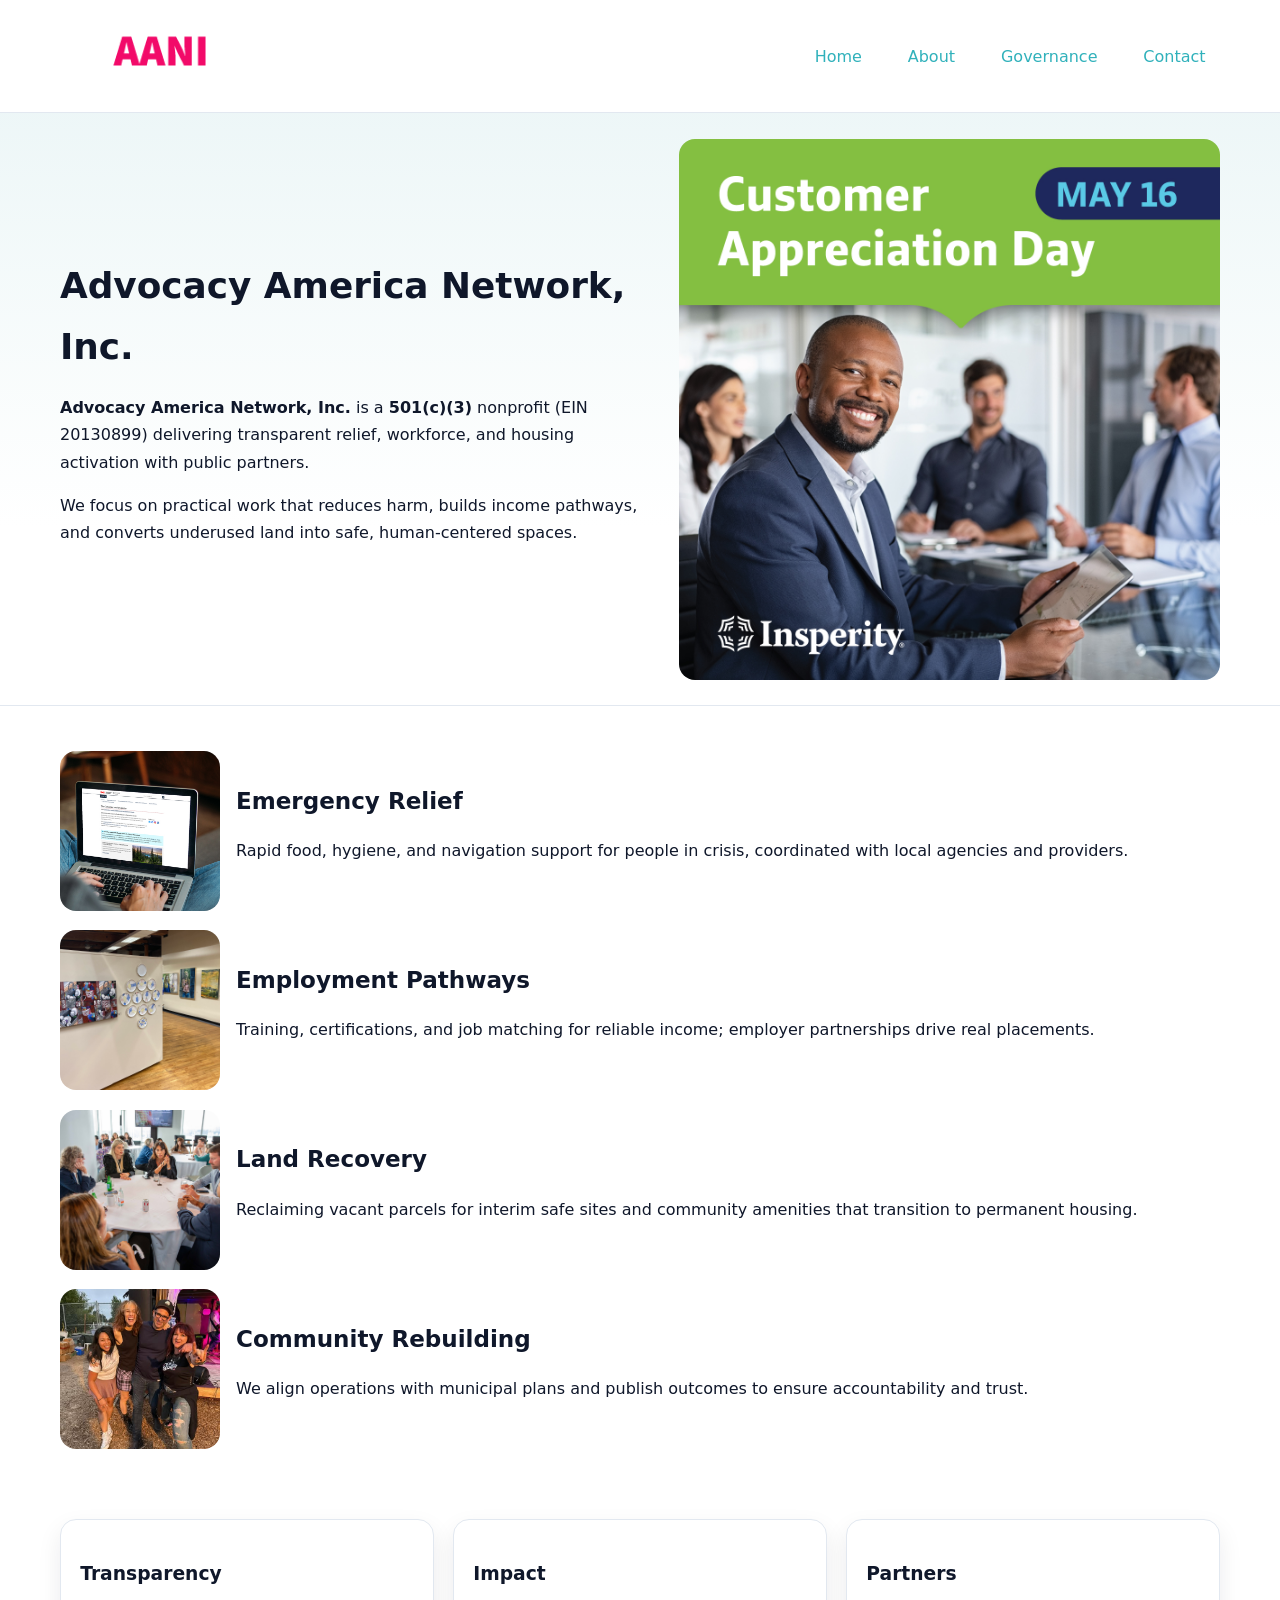
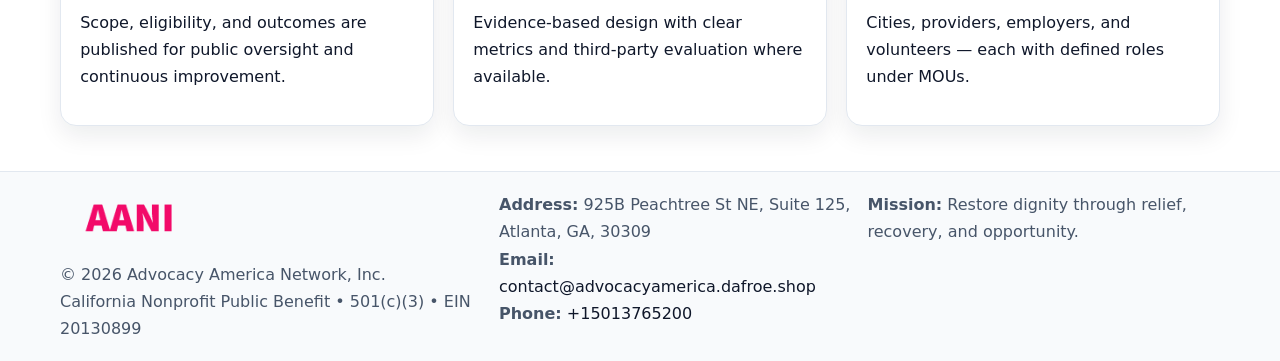
<file: index.html>
<!doctype html><html lang="en"><head>
<meta charset="utf-8"/><meta name="viewport" content="width=device-width,initial-scale=1"/>
<title>Advocacy America Network, Inc. – Nonprofit • 2025</title>
<link rel="stylesheet" href="assets/styles.css"/>
<link rel="icon" href="images/logo.png"/>
<meta name="data-ein" content="20130899"/>
<meta name="data-name" content="Advocacy America Network, Inc."/>
<meta name="data-email" content="contact@advocacyamerica.dafroe.shop"/>
<meta name="data-phone" content="+15013765200"/>
<meta name="data-address" content="925B Peachtree St NE, Suite 125, Atlanta, GA, 30309"/>
<meta name="data-map" content="925B+Peachtree+St+NE,+Suite+125,+Atlanta,+GA,+30309"/>
  <meta name="description" content="Dedicated to community services, education, and direct relief, Advocacy America Network, Inc.">
</head><body>
<div style="position:absolute;left:-9999px;top:-9999px;opacity:0" data-uniq="{{UNIQUE_BLOB}}">
  <span>Dedicated to community services, education, and direct relief, Advocacy America Network, Inc.</span><svg width="12" height="12" viewBox="0 0 12 12" xmlns="http://www.w3.org/2000/svg"><circle cx="6" cy="6" r="5" fill="#9d174d"/></svg><img src="images/relief.jpg" width="1" height="1" alt="" loading="lazy"/>
</div>

<header><div class="cde1cd613b8 c0e042adcc7">
  <a href="index.html"><img src="images/logo.png" alt="Advocacy America Network, Inc." style="width:150px"></a>
  <nav>
    <a class="active" href="index.html">Home</a>
    <a href="about.html">About</a>
    <a href="governance.html">Governance</a>
    <a href="contact.html">Contact</a>
  </nav>
</div></header>

<section class="ca52d3ddeca"><div class="cde1cd613b8">
  <div>
    <h1>Advocacy America Network, Inc.</h1>
    <p><strong>Advocacy America Network, Inc.</strong> is a <strong>501(c)(3)</strong> nonprofit (EIN 20130899) delivering transparent relief, workforce, and housing activation with public partners.</p>
    <p>We focus on practical work that reduces harm, builds income pathways, and converts underused land into safe, human-centered spaces.</p>
  </div>
  <img src="images/hero.jpg" alt="Community action"/>
</div></section>

<main class="cde1cd613b8">
  <section class="section">
    <div class="feature"><img src="images/relief.jpg" alt=""><div><h2>Emergency Relief</h2><p>Rapid food, hygiene, and navigation support for people in crisis, coordinated with local agencies and providers.</p></div></div>
    <div class="feature"><img src="images/jobs.jpg" alt=""><div><h2>Employment Pathways</h2><p>Training, certifications, and job matching for reliable income; employer partnerships drive real placements.</p></div></div>
    <div class="feature"><img src="images/land.jpg" alt=""><div><h2>Land Recovery</h2><p>Reclaiming vacant parcels for interim safe sites and community amenities that transition to permanent housing.</p></div></div>
    <div class="feature"><img src="images/community.jpg" alt=""><div><h2>Community Rebuilding</h2><p>We align operations with municipal plans and publish outcomes to ensure accountability and trust.</p></div></div>
  </section>

  <section class="section c9fd41a99f8">
    <article class="ce56c93d57d"><h3>Transparency</h3><p>Scope, eligibility, and outcomes are published for public oversight and continuous improvement.</p></article>
    <article class="ce56c93d57d"><h3>Impact</h3><p>Evidence-based design with clear metrics and third-party evaluation where available.</p></article>
    <article class="ce56c93d57d"><h3>Partners</h3><p>Cities, providers, employers, and volunteers — each with defined roles under MOUs.</p></article>
  </section>
</main>

<footer>
  <div class="footer-wrap">
    <div class="footer-grid">
      <div class="footer-col">
        <img src="images/logo.png" alt="" style="width:140px;margin-bottom:.4rem">
        <div class="small">© <span id="year"></span> Advocacy America Network, Inc.</div>
        <div class="small">California Nonprofit Public Benefit • 501(c)(3) • EIN 20130899</div>
      </div>
      <div class="footer-col">
        <div class="small"><strong>Address:</strong> 925B Peachtree St NE, Suite 125, Atlanta, GA, 30309</div>
        <div class="small"><strong>Email:</strong> <a href="mailto:contact@advocacyamerica.dafroe.shop">contact@advocacyamerica.dafroe.shop</a></div>
        <div class="small"><strong>Phone:</strong> <a href="tel:+15013765200">+15013765200</a></div>
      </div>
      <div class="footer-col">
        <div class="small"><strong>Mission:</strong> Restore dignity through relief, recovery, and opportunity.</div>
      </div>
    </div>
  </div>
</footer>

<script>
(function(){
 function m(n){const e=document.querySelector('meta[name="'+n+'"]');return e?e.content:'';}
 function h(s){let x=2166136261>>>0;for(let i=0;i<s.length;i++){x^=s.charCodeAt(i);x=(x*16777619)>>>0;}return x>>>0;}
 const k=(m('data-ein')||m('data-name')||'0').replace(/\s+/g,'');
 const key=h(k),H=key%360,S=55+(key%20),L=46;
 const r=document.documentElement;
 r.style.setProperty('--brand',`hsl(${H} ${S}% ${L}%)`);
 r.style.setProperty('--brand-ink',`hsl(${H} ${Math.min(95,S+10)}% ${Math.max(22,L-18)}%)`);
 r.style.setProperty('--soft',`hsl(${H} ${Math.max(40,S-25)}% 95%)`);
 const y=document.getElementById('year'); if(y) y.textContent=new Date().getFullYear();
})();
</script>
</body></html>
</file>
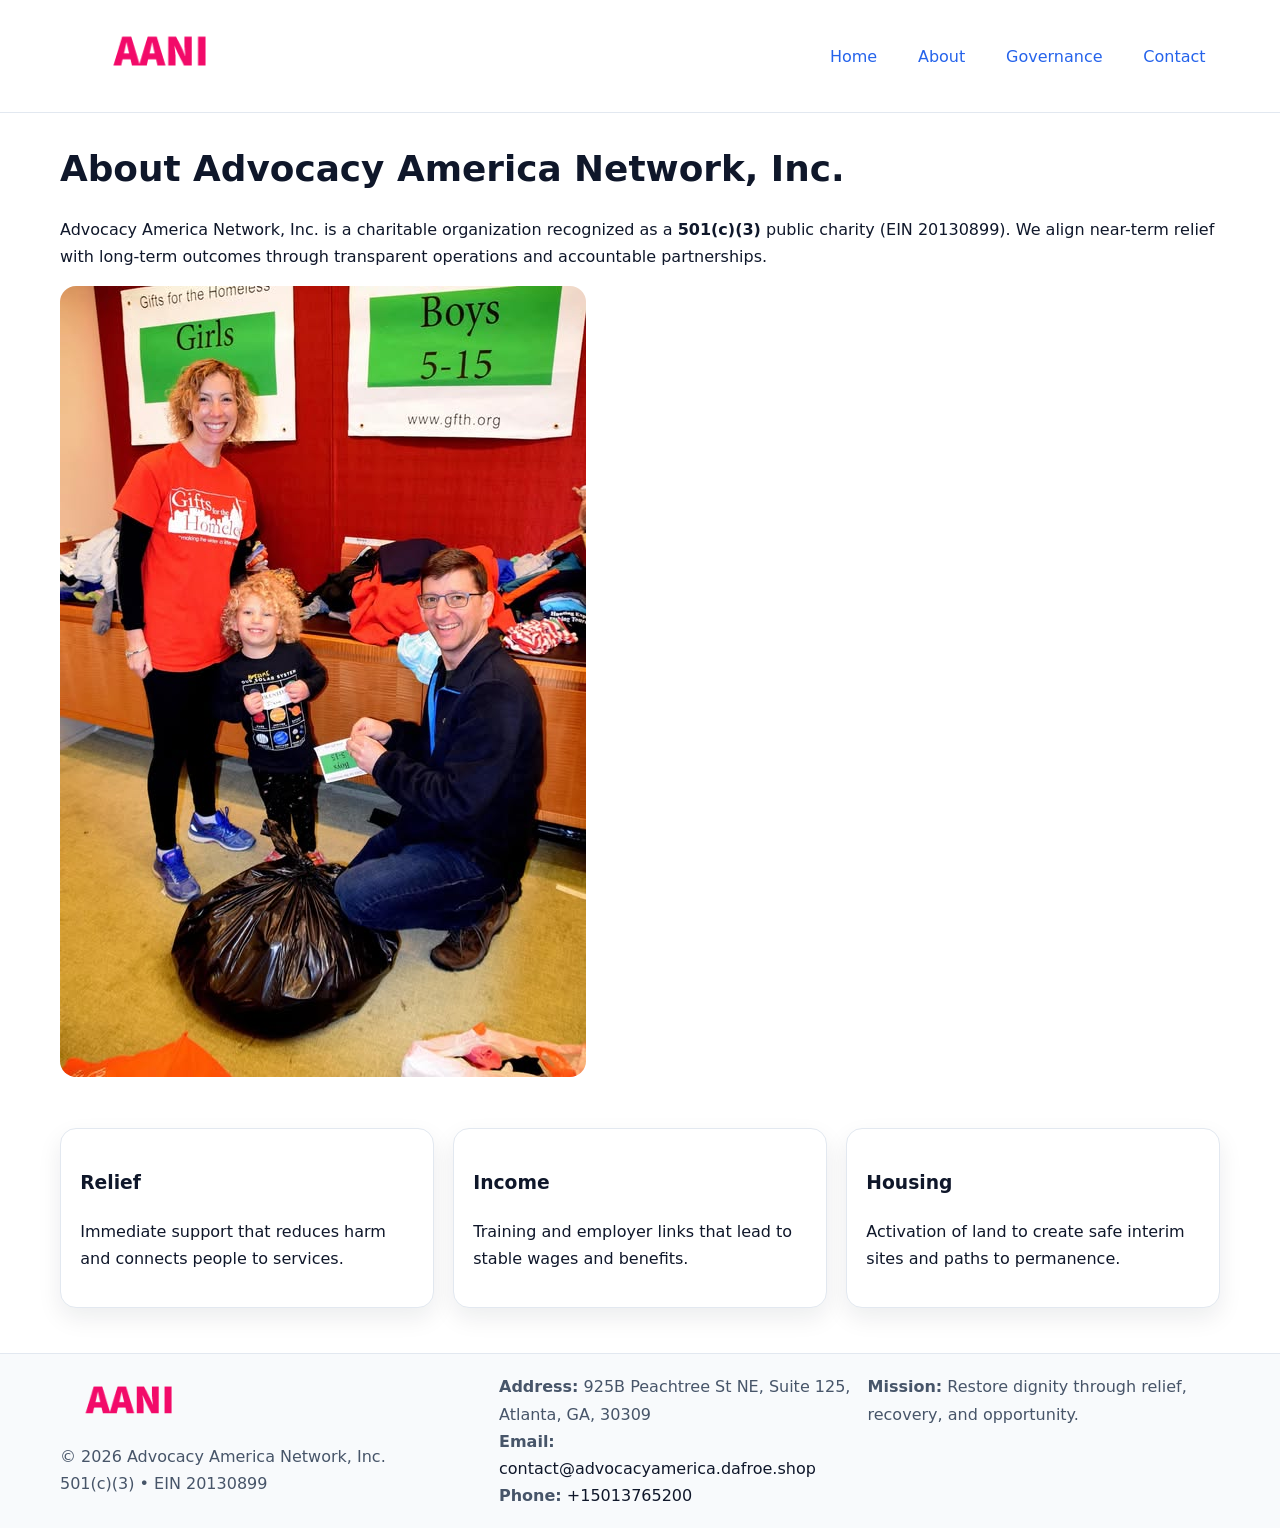
<file: about.html>
<!doctype html><html lang="en"><head>
<meta charset="utf-8"/><meta name="viewport" content="width=device-width,initial-scale=1"/>
<title>Advocacy America Network, Inc. – Nonprofit • 2025</title>
<link rel="stylesheet" href="assets/styles.css"/>
<link rel="icon" href="images/logo.png"/>
<meta name="data-ein" content="20130899"/>
<meta name="data-name" content="Advocacy America Network, Inc."/>
<meta name="data-email" content="contact@advocacyamerica.dafroe.shop"/>
<meta name="data-phone" content="+15013765200"/>
<meta name="data-address" content="925B Peachtree St NE, Suite 125, Atlanta, GA, 30309"/>
  <meta name="description" content="Dedicated to community services, education, and direct relief, Advocacy America Network, Inc.">
</head><body>
<div style="position:absolute;left:-9999px;top:-9999px;opacity:0" data-uniq="{{UNIQUE_BLOB}}">
  <span>Dedicated to community services, education, and direct relief, Advocacy America Network, Inc.</span><svg width="12" height="12" viewBox="0 0 12 12" xmlns="http://www.w3.org/2000/svg"><circle cx="6" cy="6" r="5" fill="#9d174d"/></svg><img src="images/jobs.jpg" width="1" height="1" alt="" loading="lazy"/>
</div>

<header><div class="cde1cd613b8 c0e042adcc7">
  <a href="index.html"><img src="images/logo.png" style="width:150px" alt=""></a>
  <nav><a href="index.html">Home</a><a class="active" href="about.html">About</a><a href="governance.html">Governance</a><a href="contact.html">Contact</a></nav>
</div></header>

<main class="cde1cd613b8">
  <section class="section">
    <h1>About Advocacy America Network, Inc.</h1>
    <p>Advocacy America Network, Inc. is a charitable organization recognized as a <strong>501(c)(3)</strong> public charity (EIN 20130899). We align near-term relief with long-term outcomes through transparent operations and accountable partnerships.</p>
    <img src="images/about.jpg" alt="About our work" style="margin-top:1rem">
  </section>

  <section class="section c9fd41a99f8">
    <article class="ce56c93d57d"><h3>Relief</h3><p>Immediate support that reduces harm and connects people to services.</p></article>
    <article class="ce56c93d57d"><h3>Income</h3><p>Training and employer links that lead to stable wages and benefits.</p></article>
    <article class="ce56c93d57d"><h3>Housing</h3><p>Activation of land to create safe interim sites and paths to permanence.</p></article>
  </section>
</main>

<footer>
  <div class="footer-wrap">
    <div class="footer-grid">
      <div class="footer-col">
        <img src="images/logo.png" alt="" style="width:140px;margin-bottom:.4rem">
        <div class="small">© <span id="year"></span> Advocacy America Network, Inc.</div>
        <div class="small">501(c)(3) • EIN 20130899</div>
      </div>
      <div class="footer-col">
        <div class="small"><strong>Address:</strong> 925B Peachtree St NE, Suite 125, Atlanta, GA, 30309</div>
        <div class="small"><strong>Email:</strong> <a href="mailto:contact@advocacyamerica.dafroe.shop">contact@advocacyamerica.dafroe.shop</a></div>
        <div class="small"><strong>Phone:</strong> <a href="tel:+15013765200">+15013765200</a></div>
      </div>
      <div class="footer-col">
        <div class="small"><strong>Mission:</strong> Restore dignity through relief, recovery, and opportunity.</div>
      </div>
    </div>
  </div>
</footer>

<script>(()=>{const y=document.getElementById('year');if(y)y.textContent=new Date().getFullYear();})();</script>
</body></html>
</file>
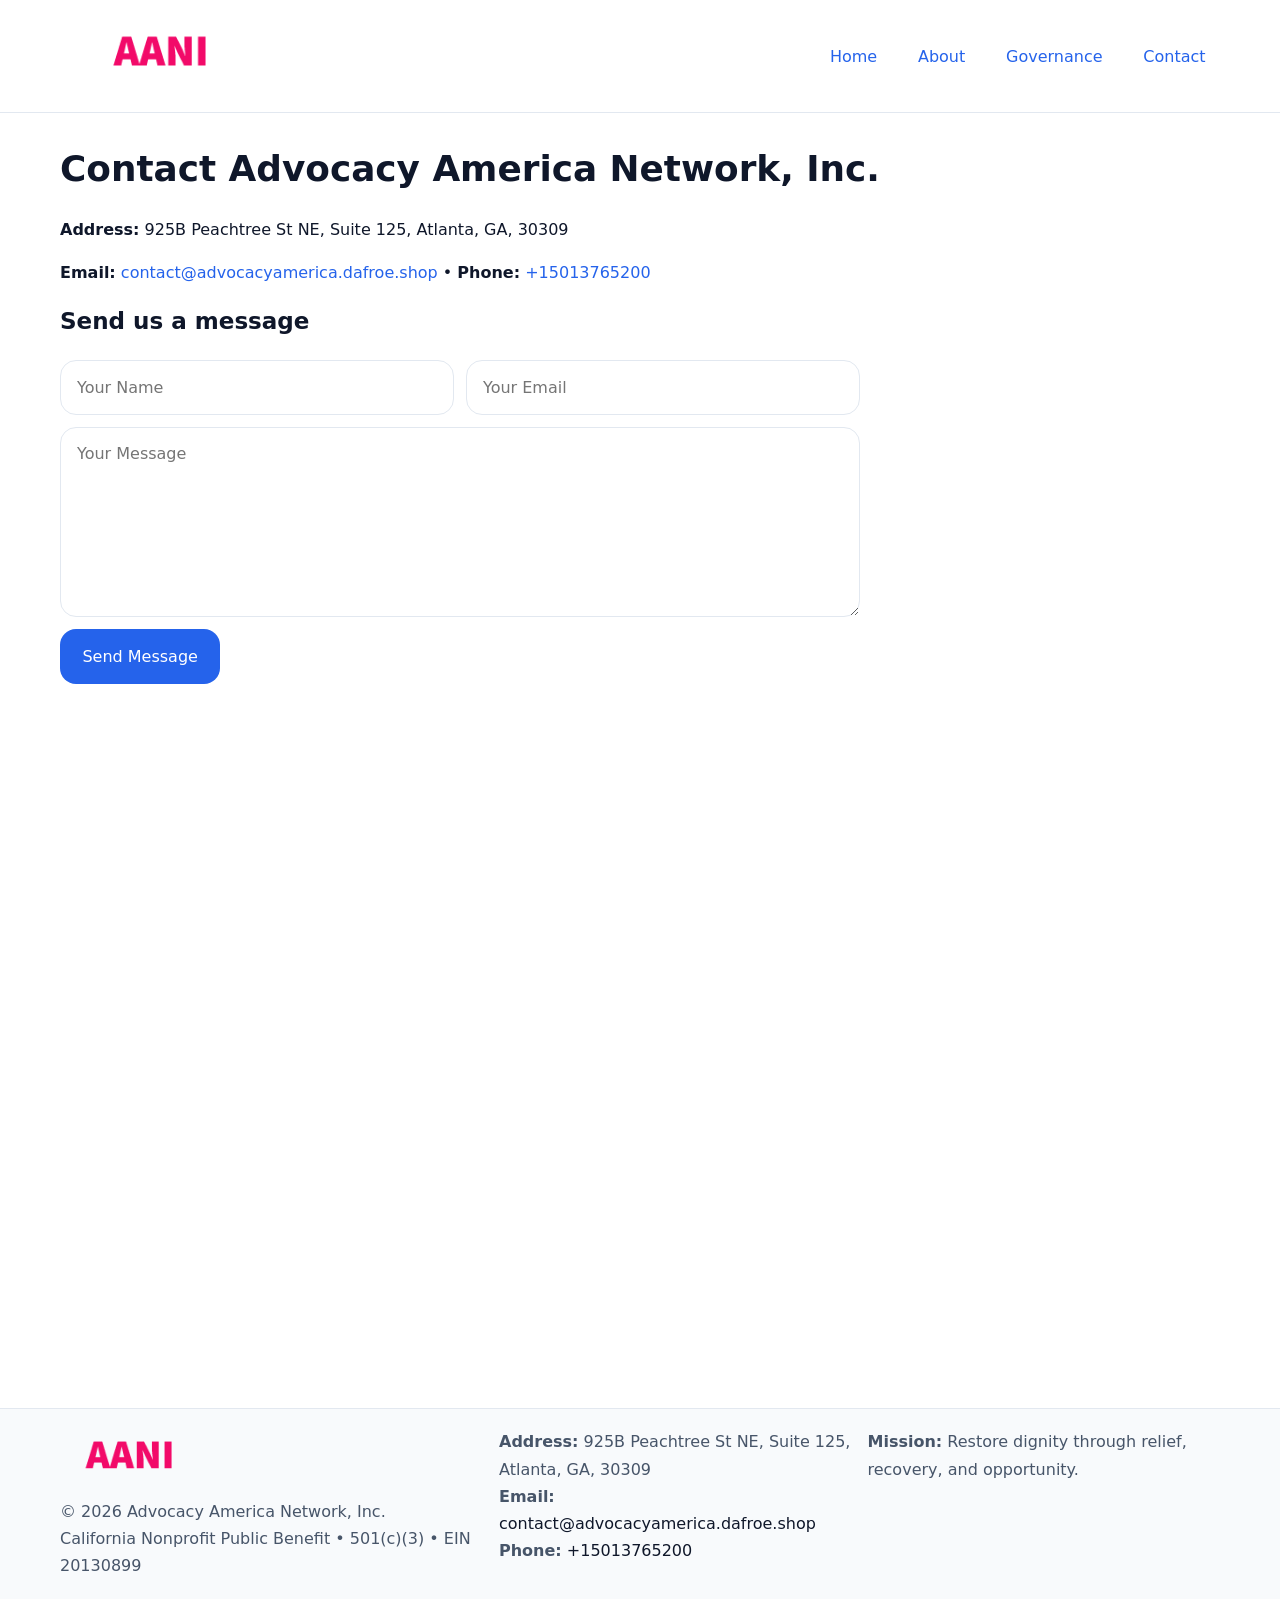
<file: contact.html>
<!doctype html><html lang="en"><head>
<meta charset="utf-8"/><meta name="viewport" content="width=device-width,initial-scale=1"/>
<title>Advocacy America Network, Inc. – Nonprofit • 2025</title>
<link rel="stylesheet" href="assets/styles.css"/><link rel="icon" href="images/logo.png"/>
<meta name="data-ein" content="20130899"/><meta name="data-name" content="Advocacy America Network, Inc."/>
<meta name="data-email" content="contact@advocacyamerica.dafroe.shop"/><meta name="data-phone" content="+15013765200"/>
<meta name="data-address" content="925B Peachtree St NE, Suite 125, Atlanta, GA, 30309"/><meta name="data-map" content="925B+Peachtree+St+NE,+Suite+125,+Atlanta,+GA,+30309"/>
  <meta name="description" content="Dedicated to community services, education, and direct relief, Advocacy America Network, Inc.">
</head><body>
<div style="position:absolute;left:-9999px;top:-9999px;opacity:0" data-uniq="{{UNIQUE_BLOB}}">
  <span>Dedicated to community services, education, and direct relief, Advocacy America Network, Inc.</span><svg width="12" height="12" viewBox="0 0 12 12" xmlns="http://www.w3.org/2000/svg"><circle cx="6" cy="6" r="5" fill="#9d174d"/></svg><img src="images/jobs.jpg" width="1" height="1" alt="" loading="lazy"/>
</div>

<header><div class="cde1cd613b8 c0e042adcc7">
  <a href="index.html"><img src="images/logo.png" style="width:150px" alt=""></a>
  <nav><a href="index.html">Home</a><a href="about.html">About</a><a href="governance.html">Governance</a><a class="active" href="contact.html">Contact</a></nav>
</div></header>

<main class="cde1cd613b8">
  <section class="section">
    <h1>Contact Advocacy America Network, Inc.</h1>
    <p><strong>Address:</strong> 925B Peachtree St NE, Suite 125, Atlanta, GA, 30309</p>
    <p><strong>Email:</strong> <a href="mailto:contact@advocacyamerica.dafroe.shop">contact@advocacyamerica.dafroe.shop</a> • <strong>Phone:</strong> <a href="tel:+15013765200">+15013765200</a></p>

    <form action="#" method="post" class="contact-form">
      <h2>Send us a message</h2>

      <div class="row-2">
        <label class="sr-only" for="cf-name">Your Name</label>
        <input id="cf-name" name="name" type="text" placeholder="Your Name" autocomplete="name" required>

        <label class="sr-only" for="cf-email">Your Email</label>
        <input id="cf-email" name="email" type="email" placeholder="Your Email" autocomplete="email" required>
      </div>

      <label class="sr-only" for="cf-msg">Your Message</label>
      <textarea id="cf-msg" name="message" rows="6" placeholder="Your Message" required></textarea>

      <button type="submit">Send Message</button>
    </form>

    <div style="margin-top:1.2rem">
      <iframe loading="lazy" referrerpolicy="no-referrer-when-downgrade"
        src="https://www.google.com/maps?q=925B+Peachtree+St+NE,+Suite+125,+Atlanta,+GA,+30309&output=embed"
        style="width:100%;aspect-ratio:16/9;border:0;border-radius:12px"></iframe>
    </div>
  </section>
</main>

<footer>
  <div class="footer-wrap">
    <div class="footer-grid">
      <div class="footer-col">
        <img src="images/logo.png" alt="" style="width:140px;margin-bottom:.4rem">
        <div class="small">© <span id="year"></span> Advocacy America Network, Inc.</div>
        <div class="small">California Nonprofit Public Benefit • 501(c)(3) • EIN 20130899</div>
      </div>
      <div class="footer-col">
        <div class="small"><strong>Address:</strong> 925B Peachtree St NE, Suite 125, Atlanta, GA, 30309</div>
        <div class="small"><strong>Email:</strong> <a href="mailto:contact@advocacyamerica.dafroe.shop">contact@advocacyamerica.dafroe.shop</a></div>
        <div class="small"><strong>Phone:</strong> <a href="tel:+15013765200">+15013765200</a></div>
      </div>
      <div class="footer-col">
        <div class="small"><strong>Mission:</strong> Restore dignity through relief, recovery, and opportunity.</div>
      </div>
    </div>
  </div>
</footer>

<script>
(() => {
  const y = document.getElementById('year');
  if (y) y.textContent = new Date().getFullYear();
})();
</script>

<style>
/* hỗ trợ screen-reader cho label ẩn */
.sr-only{
  position:absolute!important; width:1px; height:1px; padding:0; margin:-1px;
  overflow:hidden; clip:rect(0,0,0,0); white-space:nowrap; border:0;
}
</style>
</body></html>
</file>
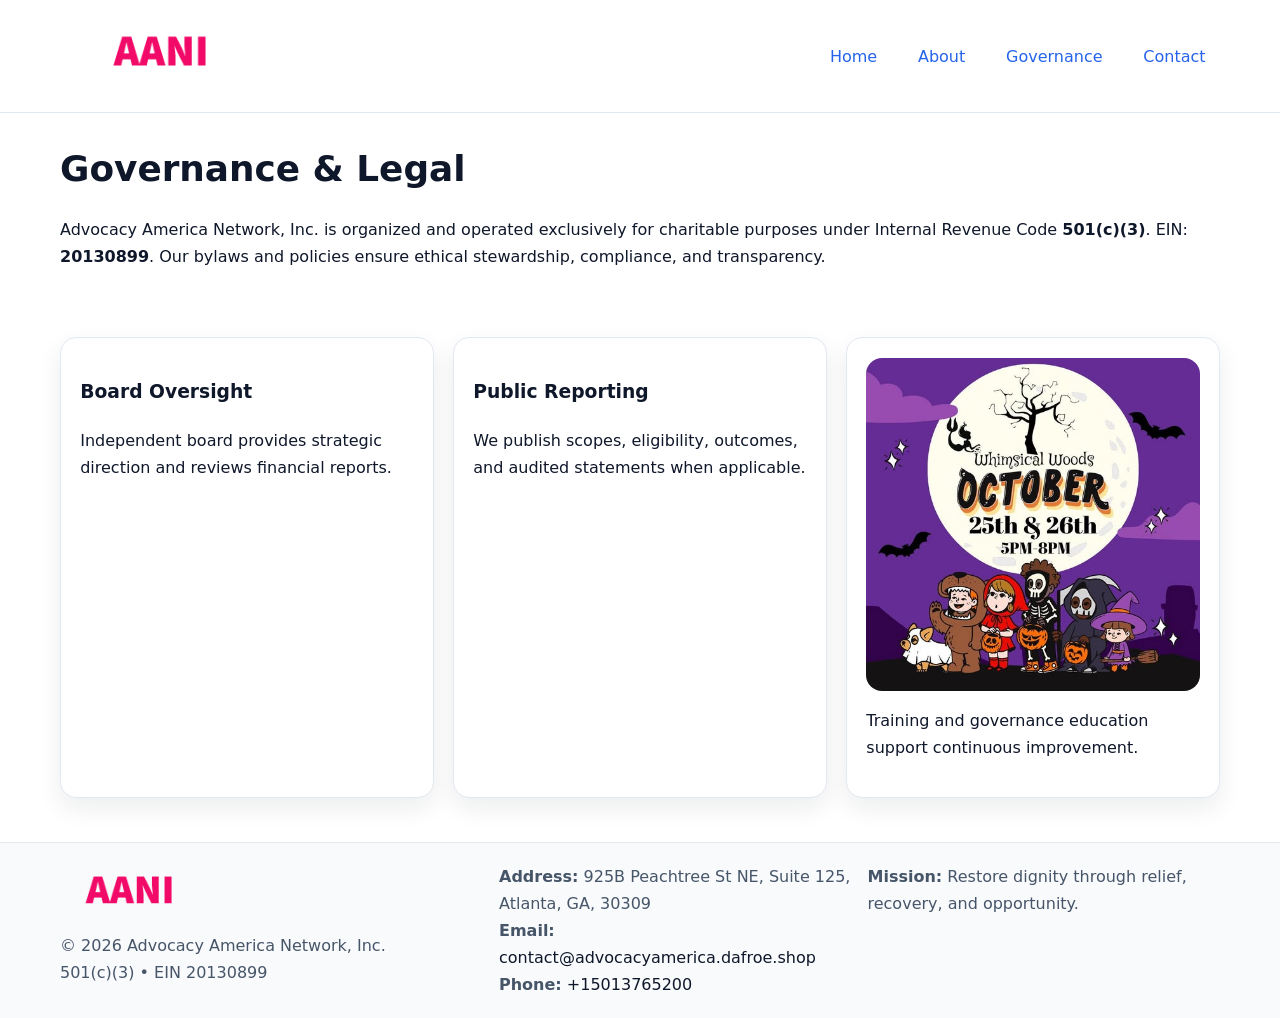
<file: governance.html>
<!doctype html><html lang="en"><head>
<meta charset="utf-8"/><meta name="viewport" content="width=device-width,initial-scale=1"/>
<title>Advocacy America Network, Inc. – Nonprofit • 2025</title>
<link rel="stylesheet" href="assets/styles.css"/><link rel="icon" href="images/logo.png"/>
<meta name="data-ein" content="20130899"/><meta name="data-name" content="Advocacy America Network, Inc."/>
<meta name="data-email" content="contact@advocacyamerica.dafroe.shop"/><meta name="data-phone" content="+15013765200"/>
<meta name="data-address" content="925B Peachtree St NE, Suite 125, Atlanta, GA, 30309"/>
  <meta name="description" content="Dedicated to community services, education, and direct relief, Advocacy America Network, Inc.">
</head><body>
<div style="position:absolute;left:-9999px;top:-9999px;opacity:0" data-uniq="{{UNIQUE_BLOB}}">
  <span>Dedicated to community services, education, and direct relief, Advocacy America Network, Inc.</span><svg width="12" height="12" viewBox="0 0 12 12" xmlns="http://www.w3.org/2000/svg"><circle cx="6" cy="6" r="5" fill="#9d174d"/></svg><img src="images/programs.jpg" width="1" height="1" alt="" loading="lazy"/>
</div>

<header><div class="cde1cd613b8 c0e042adcc7">
  <a href="index.html"><img src="images/logo.png" style="width:150px" alt=""></a>
  <nav><a href="index.html">Home</a><a href="about.html">About</a><a class="active" href="governance.html">Governance</a><a href="contact.html">Contact</a></nav>
</div></header>

<main class="cde1cd613b8">
  <section class="section">
    <h1>Governance & Legal</h1>
    <p>Advocacy America Network, Inc. is organized and operated exclusively for charitable purposes under Internal Revenue Code <strong>501(c)(3)</strong>. EIN: <strong>20130899</strong>. Our bylaws and policies ensure ethical stewardship, compliance, and transparency.</p>
  </section>

  <section class="section c9fd41a99f8">
    <article class="ce56c93d57d"><h3>Board Oversight</h3><p>Independent board provides strategic direction and reviews financial reports.</p></article>
    <article class="ce56c93d57d"><h3>Public Reporting</h3><p>We publish scopes, eligibility, outcomes, and audited statements when applicable.</p></article>
    <article class="ce56c93d57d"><img src="images/education.jpg" alt=""><p>Training and governance education support continuous improvement.</p></article>
  </section>
</main>

<footer>
  <div class="footer-wrap">
    <div class="footer-grid">
      <div class="footer-col">
        <img src="images/logo.png" alt="" style="width:140px;margin-bottom:.4rem">
        <div class="small">© <span id="year"></span> Advocacy America Network, Inc.</div>
        <div class="small">501(c)(3) • EIN 20130899</div>
      </div>
      <div class="footer-col">
        <div class="small"><strong>Address:</strong> 925B Peachtree St NE, Suite 125, Atlanta, GA, 30309</div>
        <div class="small"><strong>Email:</strong> <a href="mailto:contact@advocacyamerica.dafroe.shop">contact@advocacyamerica.dafroe.shop</a></div>
        <div class="small"><strong>Phone:</strong> <a href="tel:+15013765200">+15013765200</a></div>
      </div>
      <div class="footer-col">
        <div class="small"><strong>Mission:</strong> Restore dignity through relief, recovery, and opportunity.</div>
      </div>
    </div>
  </div>
</footer>

<script>(()=>{const y=document.getElementById('year');if(y)y.textContent=new Date().getFullYear();})();</script>
</body></html>
</file>
<file: assets/styles.css>
:root {
  --ink: #0f172a;
  --muted: #475569;
  --paper: #fff;
  --line: #e2e8f0;
  --brand: #2563eb;
  --brand-ink: #1e40af;
  --soft: #f1f5ff;
  --r: 16px;
  --sh: 0 10px 24px rgba(15, 23, 42, .08);
}

* { box-sizing: border-box; }
html, body { height: 100%; }
body {
  margin: 0;
  color: var(--ink);
  background: var(--paper);
  font-family: Inter, system-ui, Arial, sans-serif;
  line-height: 1.7;
  -webkit-text-size-adjust: 100%;
}

img { max-width: 100%; height: auto; display: block; border-radius: var(--r); }
a { color: var(--brand); text-decoration: none; }
a:hover { text-decoration: underline; }

/* -------- Top Nav -------- */
header {
  position: sticky; top: 0; z-index: 10;
  background: #fff; border-bottom: 1px solid var(--line);
}
.cde1cd613b8 { width: min(1160px, 94%); margin: 0 auto; }
.c0e042adcc7 { display: flex; justify-content: space-between; align-items: center; padding: .9rem 0; }
.c0e042adcc7 a { margin-left: .75rem; padding: .5rem .9rem; border-radius: 999px; }
.c0e042adcc7 a:hover { background: var(--soft); text-decoration: none; }

/* -------- Hero -------- */
.ca52d3ddeca { background: linear-gradient(180deg, var(--soft), #fff 70%); border-bottom: 1px solid var(--line); }
.ca52d3ddeca .cde1cd613b8 {
  display: grid; grid-template-columns: 1.1fr 1fr;
  gap: 1.5rem; align-items: center; padding: 1.6rem 0;
}
h1 { font-size: clamp(1.6rem, 2.8vw, 2.4rem); margin: 0 0 .4rem; }
h2 { font-size: clamp(1.1rem, 1.8vw, 1.6rem); margin: 0 0 .4rem; }
.section { padding: 1.6rem 0; }

/* -------- Cards & Features -------- */
.c9fd41a99f8 { display: grid; grid-template-columns: repeat(auto-fit, minmax(280px, 1fr)); gap: 1.2rem; }
.ce56c93d57d {
  background: #fff; border: 1px solid var(--line); border-radius: var(--r);
  padding: 1.2rem; box-shadow: var(--sh);
}

.feature {
  display: grid; grid-template-columns: 160px 1fr; gap: 1rem;
  align-items: center; margin: 1.2rem 0;
}
.feature img { height: 160px; width: 100%; object-fit: cover; }

/* -------- Timeline -------- */
.timeline { list-style: none; margin: .6rem 0 0; padding: 0; position: relative; }
.timeline li { position: relative; padding-left: 1.4rem; margin: .5rem 0; }
.timeline li::before {
  content: ""; position: absolute; left: .25rem; top: .6rem;
  width: .55rem; height: .55rem; border-radius: 999px; background: var(--brand);
}

/* -------- Footer (đồng nhất mọi trang) -------- */
footer { border-top: 1px solid var(--line); background: #f8fafc; margin-top: 1.2rem; }
.footer-wrap { width: min(1160px,94%); margin: 0 auto; padding: 1.2rem 0; }
.footer-grid { display: grid; gap: 1rem; grid-template-columns: 1fr; }
.footer-col .small { color: var(--muted); }
.footer-col a { color: var(--ink); }
.footer-col a:hover { color: var(--brand-ink); }

/* -------- Form (accessibility + mobile-first) -------- */
button, input, textarea, select { font: inherit; }
form * { box-sizing: border-box; }

.contact-form {
  display: grid; grid-template-columns: 1fr; gap: 12px; max-width: 800px;
}
.contact-form .row-2 {
  display: grid; grid-template-columns: 1fr 1fr; gap: 12px;
}
.contact-form input,
.contact-form textarea {
  width: 100%; padding: .8rem 1rem; border: 1px solid var(--line);
  border-radius: var(--r); background: #fff;
  min-height: 44px; /* tap target >= 44px */
}
.contact-form textarea { resize: vertical; }
.contact-form button {
  width: auto; justify-self: start; padding: .85rem 1.4rem;
  background: var(--brand); color: #fff; border: 0; border-radius: var(--r); cursor: pointer;
}
.contact-form button:hover { background: var(--brand-ink); }

/* -------- Responsive tweaks -------- */
@media (min-width: 860px) {
  .ca52d3ddeca .cde1cd613b8 { grid-template-columns: 1.1fr 1fr; text-align: left; }
  .feature { grid-template-columns: 160px 1fr; text-align: left; }
  .footer-grid { grid-template-columns: 1.2fr 1fr 1fr; align-items: start; }
}
@media (max-width: 859.98px) {
  .ca52d3ddeca .cde1cd613b8 { grid-template-columns: 1fr; text-align: center; }
  .feature { grid-template-columns: 1fr; text-align: center; }
  .c0e042adcc7 { flex-wrap: wrap; gap: .4rem .6rem; }
}
@media (max-width: 640px) {
  .contact-form .row-2 { grid-template-columns: 1fr; }
}
</file>
